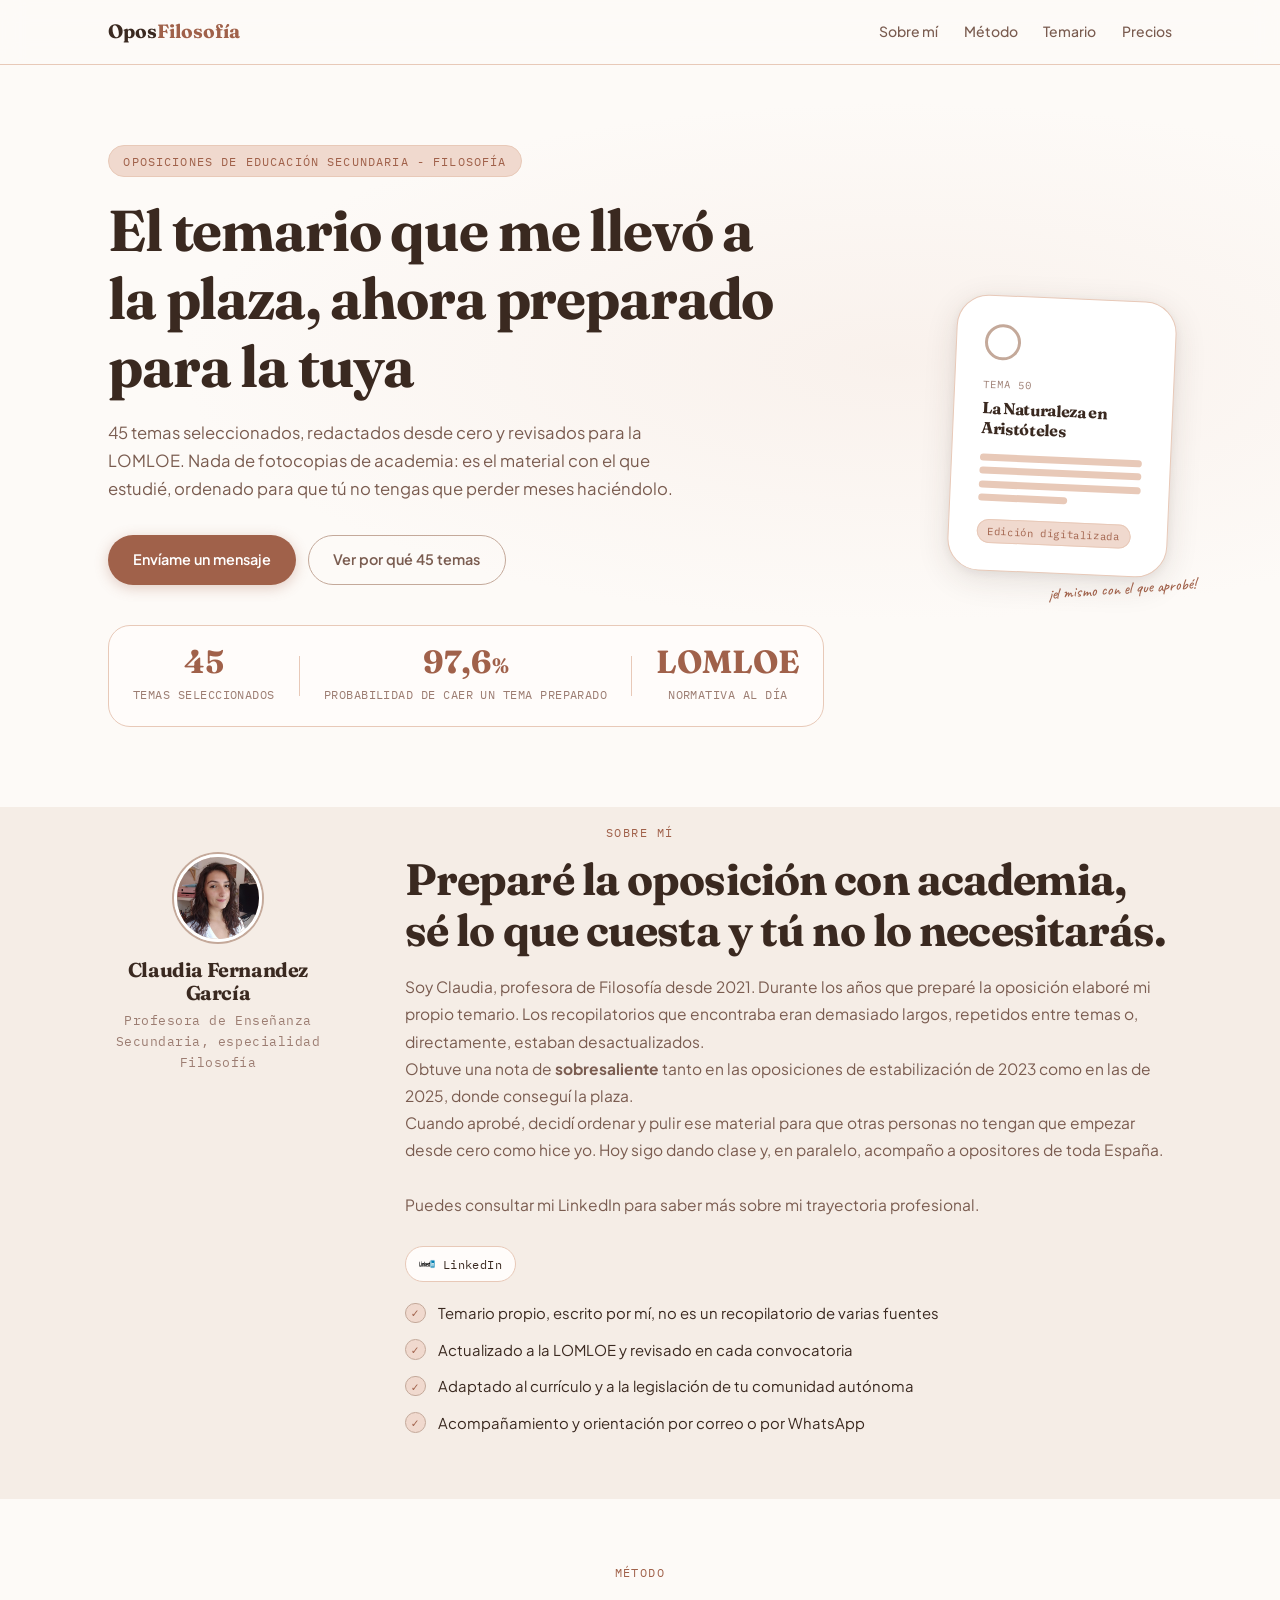
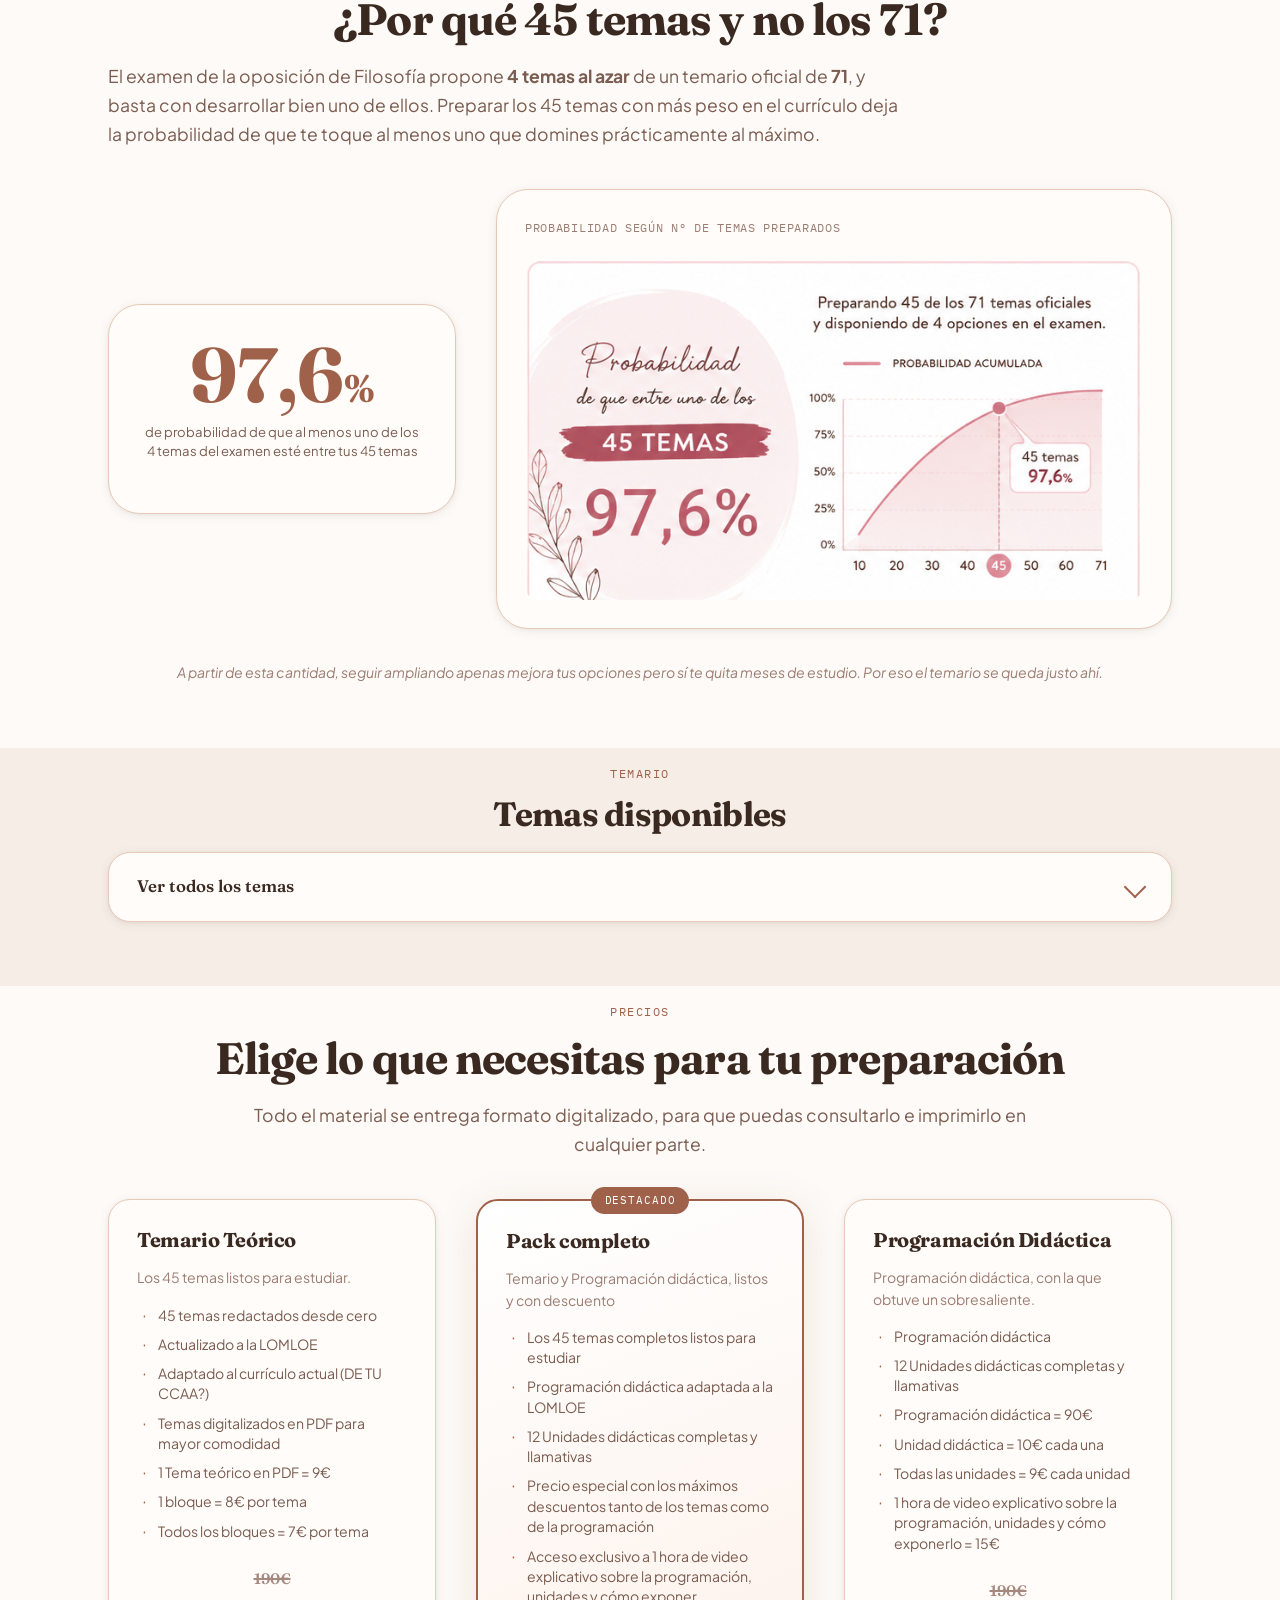
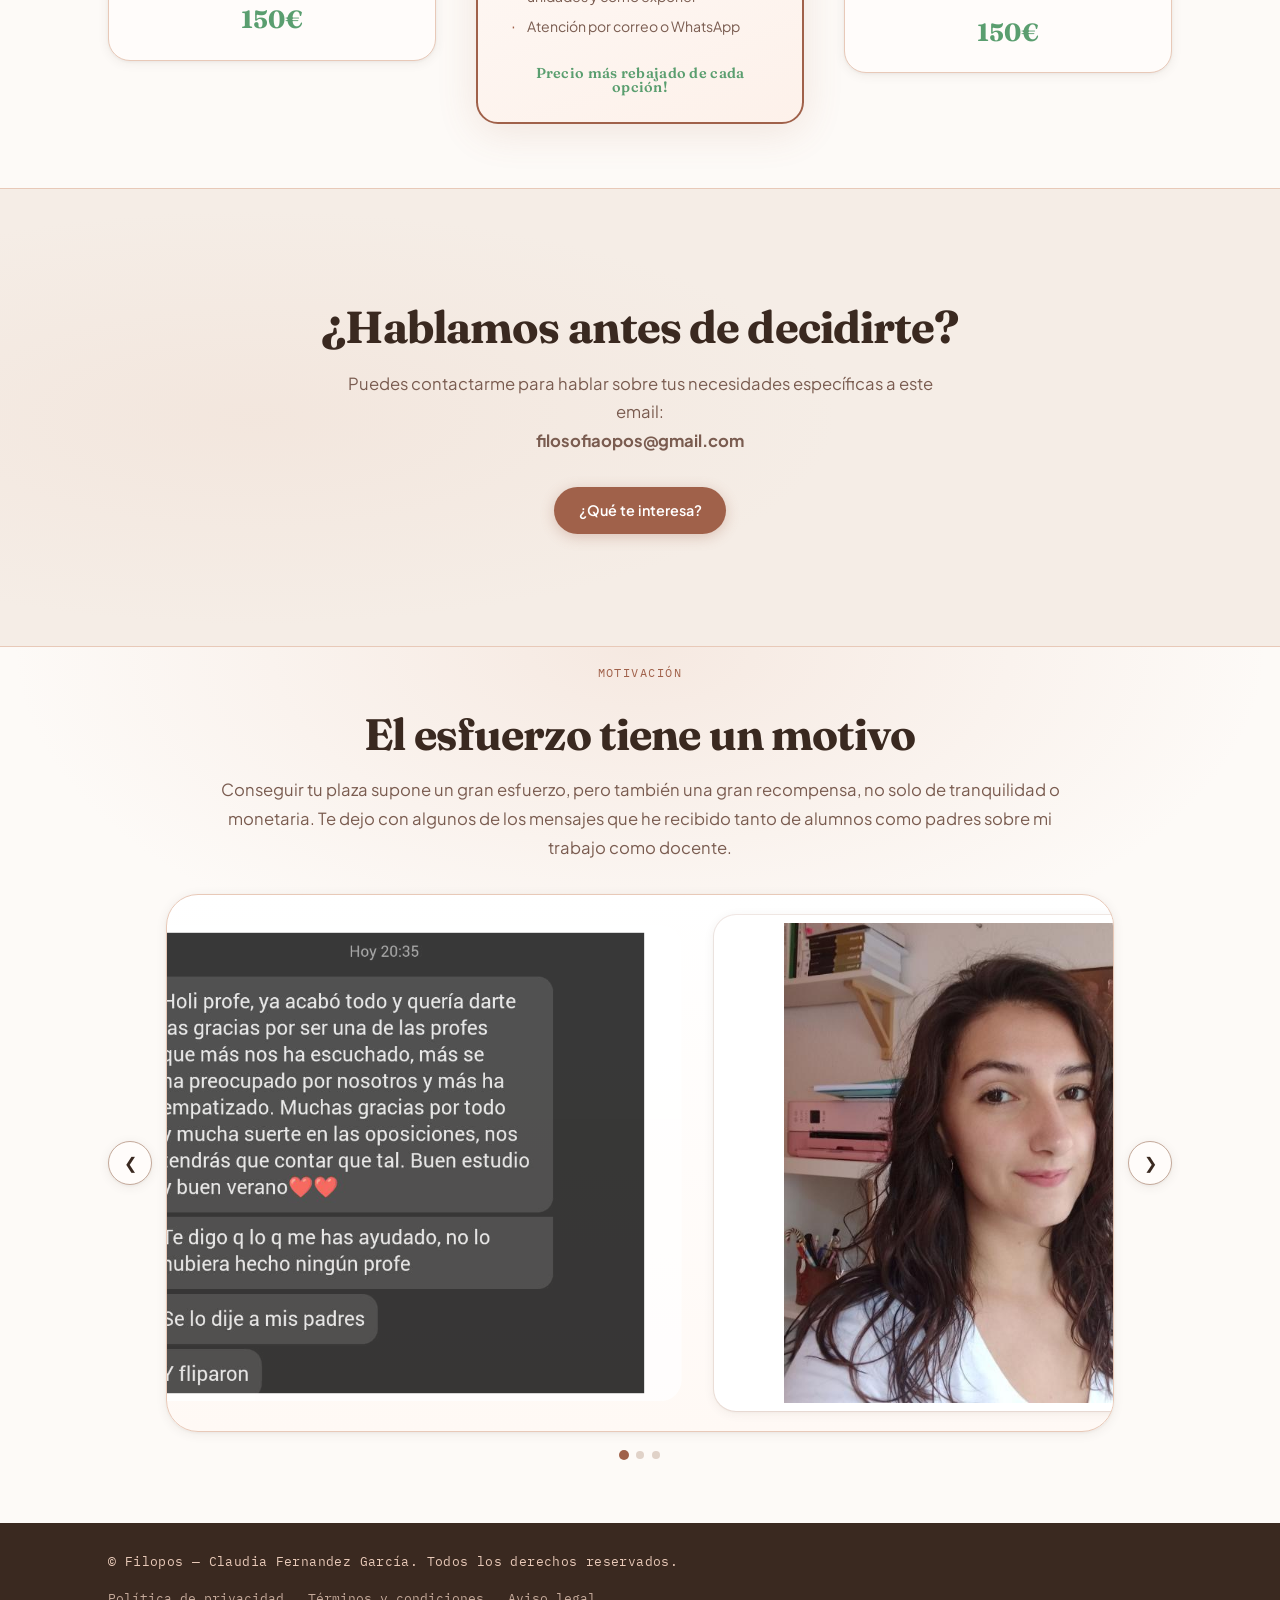
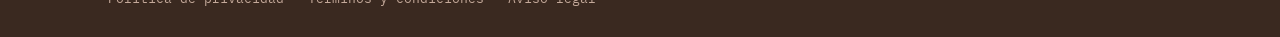
<file: Valenti Opos/index.html>
<!DOCTYPE html>
<html lang="es">
<head>
  <meta charset="UTF-8">
  <meta name="viewport" content="width=device-width, initial-scale=1.0">
  <title>OposFilosofía — Temario de Filosofía para Secundaria</title>
  <link rel="icon" type="image/png" href="assets/phi%20favicon.png">
  <link rel="preconnect" href="https://fonts.googleapis.com">
  <link rel="preconnect" href="https://fonts.gstatic.com" crossorigin>
  <link href="https://fonts.googleapis.com/css2?family=Fraunces:ital,opsz,wght@0,9..144,400;0,9..144,600;0,9..144,700;1,9..144,500&family=Plus+Jakarta+Sans:ital,wght@0,400;0,500;0,600;0,700;1,500&family=IBM+Plex+Mono:wght@400;500;600&family=Caveat:wght@500;700&display=swap" rel="stylesheet">
  <link rel="stylesheet" href="styles.css">
</head>
<body>

  <!-- ===================== NAVBAR ===================== -->
  <header class="navbar">
    <div class="container navbar__inner">
      <a href="#top" class="logo">Opos<span>Filosofía</span></a>

      <input type="checkbox" id="menu-toggle" class="menu-toggle">
      <label for="menu-toggle" class="hamburger" aria-label="Abrir menú">
        <span></span><span></span><span></span>
      </label>

      <nav class="nav-links">
        <a href="#sobre-mi">Sobre mí</a>
        <a href="#metodo">Método</a>
        <a href="#temario">Temario</a>
        <a href="#precios">Precios</a>
      </nav>
    </div>
  </header>

  <main>
    <!-- ===================== HERO ===================== -->
    <section class="hero" id="top">
      <div class="container hero__inner">
        <div class="hero__content">
          <span class="badge">Oposiciones de Educación Secundaria - Filosofía</span>
          <h1 class="hero__title">El temario que me llevó a la plaza, ahora preparado para la tuya</h1>
          <p class="hero__subtitle">
            45 temas seleccionados, redactados desde cero y revisados para la LOMLOE.
            Nada de fotocopias de academia: es el material con el que estudié,
            ordenado para que tú no tengas que perder meses haciéndolo.
          </p>
          <div class="hero__actions">
            <a href="#contacto" class="btn btn--primary">Envíame un mensaje</a>
            <a href="#metodo" class="btn btn--ghost">Ver por qué 45 temas</a>
          </div>

          <div class="stats">
            <div class="stat">
              <span class="stat__value">45</span>
              <span class="stat__label">temas seleccionados</span>
            </div>
            <div class="stat-divider" aria-hidden="true"></div>
            <div class="stat">
              <span class="stat__value">97,6<small>%</small></span>
              <span class="stat__label">Probabilidad de caer un tema preparado</span>
            </div>
            <div class="stat-divider" aria-hidden="true"></div>
            <div class="stat">
              <span class="stat__value">LOMLOE</span>
              <span class="stat__label">normativa al día</span>
            </div>
          </div>
        </div>

        <div class="hero__visual" aria-hidden="true">
          <div class="ficha ficha--hero">
            <div class="ficha__ring"></div>
            <span class="ficha__eyebrow">Tema 50</span>
            <h3 class="ficha__title">La Naturaleza en Aristóteles</h3>
            <p class="ficha__lines">
              <span></span><span></span><span></span><span class="short"></span>
            </p>
            <span class="ficha__tag">Edición digitalizada</span>
          </div>
          <span class="hand-note hand-note--hero">¡el mismo con el que aprobé!</span>
        </div>
      </div>
    </section>

    <!-- ===================== SOBRE MÍ ===================== -->
    <section class="section section--soft section--tight-top" id="sobre-mi">
      
      <p class="eyebrow eyebrow--center">Sobre Mí</p>
      <div class="container about">
        <div class="about__person">
          <div class="avatar">
            <img src="assets/filoclaus.jpg" alt="Claudia Fernandez García">
          </div>
          <h2 class="about__name">Claudia Fernandez García</h2>
          <p class="about__plaza">Profesora de Enseñanza Secundaria, especialidad Filosofía</p>

        </div>

        <div class="about__content">
          <h2 class="section__title">Preparé la oposición con academia, sé lo que cuesta y tú no lo necesitarás.</h2>
          <p class="about__bio">
            Soy Claudia, profesora de Filosofía desde 2021. Durante los años que
            preparé la oposición elaboré mi propio temario. Los recopilatorios
            que encontraba eran demasiado largos, repetidos entre temas o, directamente,
            estaban desactualizados.<br>
            Obtuve una nota de <b>sobresaliente</b> tanto en las oposiciones de estabilización de 2023 
            como en las de 2025, donde conseguí la plaza.<br>
            Cuando aprobé, decidí ordenar y pulir ese material
            para que otras personas no tengan que empezar desde cero como hice yo. 
            Hoy sigo dando clase y, en paralelo, acompaño a opositores de toda España.
          </p>
          <p class="about__bio">Puedes consultar mi LinkedIn para saber más sobre mi trayectoria profesional.</p>
          <a class="about__linkedin" href="https://www.linkedin.com/in/claudiafernandezgarcia/" target="_blank" rel="noopener noreferrer">
            <img src="assets/linkedin%20logo.webp" alt="Logo de LinkedIn">
            <span>LinkedIn</span>
          </a>
          <ul class="checklist">
            <li>
              <span class="check-icon" aria-hidden="true">✓</span>
              Temario propio, escrito por mí, no es un recopilatorio de varias fuentes
            </li>
            <li>
              <span class="check-icon" aria-hidden="true">✓</span>
              Actualizado a la LOMLOE y revisado en cada convocatoria
            </li>
            <li>
              <span class="check-icon" aria-hidden="true">✓</span>
              Adaptado al currículo y a la legislación de tu comunidad autónoma
            </li>
            <li>
              <span class="check-icon" aria-hidden="true">✓</span>
              Acompañamiento y orientación por correo o por WhatsApp
            </li>
          </ul>
        </div>
      </div>
    </section>

    <!-- ===================== MÉTODO / PROBABILIDAD ===================== -->
    <section class="section" id="metodo">
      <div class="container">
        <p class="eyebrow eyebrow--center">Método</p>
        <h2 class="section__title section__title--center">¿Por qué 45 temas y no los 71?</h2>
        <p class="section__lead">
          El examen de la oposición de Filosofía propone <strong>4 temas al azar</strong> de
          un temario oficial de <strong>71</strong>, y basta con desarrollar bien uno de ellos.
          Preparar los 45 temas con más peso en el currículo deja la probabilidad de que te toque al menos uno que domines
          prácticamente al máximo.
        </p>

        <div class="probability">
          <div class="probability__highlight">
            <span class="probability__figure">97,6<small>%</small></span>
            <span class="probability__caption">de probabilidad de que al menos uno de los<br>4 temas del examen esté entre tus 45 temas</span>
          </div>

          <div class="chart-card">
            <p class="chart-card__title">Probabilidad según nº de temas preparados</p>
            <img
              class="method-chart-image"
              src="assets/grafica-45-temas.png"
              alt="Gráfica de probabilidad acumulada para 45 temas preparados"
              loading="lazy">
          </div>
        </div>

        <p class="section__footnote">
          A partir de esta cantidad, seguir ampliando apenas mejora tus opciones
          pero sí te quita meses de estudio. Por eso el temario se queda justo ahí.
        </p>
      </div>
    </section>

    <!-- ===================== TEMARIO ===================== -->
    <section class="section section--soft section--tight-top" id="temario">
      <div class="container">
        <div class="temario-block">
          <p class="eyebrow eyebrow--center">Temario</p>
          <h1 class="section__title section__title--center temario-block__title">Temas disponibles</h1>

          <details class="temario-desplegable">
            <summary class="temario-desplegable__trigger">
              Ver todos los temas
              <span class="temario-desplegable__icon" aria-hidden="true"></span>
            </summary>

            <ol class="temario-lista">

              <li class="tema-bloque">Bloque 1</li>

              <li class="tema tema--si">
                <span class="tema__num">3</span>
                <span class="tema__titulo">La comunicación humana y el lenguaje: lenguaje natural y lenguajes formales.</span>
                <span class="tema__estado" aria-label="Incluido">✓</span>
              </li>
              <li class="tema tema--si">
                <span class="tema__num">4</span>
                <span class="tema__titulo">Sentido y referencia. Teorías del significado.                </span>
                <span class="tema__estado" aria-label="No incluido">✓</span>
              </li>

              <li class="tema-bloque">Bloque 2</li>

              <li class="tema tema--si">
                <span class="tema__num">5</span>
                <span class="tema__titulo">De la lógica clásica a la lógica simbólica.
                </span>
                <span class="tema__estado" aria-label="No incluido">✓</span>
              </li>
              <li class="tema-bloque">Bloque 2</li>
              <li class="tema tema--si">
                <span class="tema__num">11</span>
                <span class="tema__titulo">Conocimiento y lenguaje: el problema de los conceptos universales.</span>
                <span class="tema__estado" aria-label="No incluido">✓</span>
              </li>
              <li class="tema tema--si">
                <span class="tema__num">14</span>
                <span class="tema__titulo">La Metafísica como problema.</span>
                <span class="tema__estado" aria-label="No incluido">✓</span>
              </li>
              <li class="tema tema--si">
                <span class="tema__num">17</span>
                <span class="tema__titulo">Las categorías y los diversos sistemas categoriales.</span>
                <span class="tema__estado" aria-label="No incluido">✓</span>
              </li>
              <li class="tema tema--si">
                <span class="tema__num">18</span>
                <span class="tema__titulo">Los distintos planteamientos en torno al concepto de sustancia. Valoración crítica del prinicpio de causalidad.</span>
                <span class="tema__estado" aria-label="No incluido">✓</span>
              </li>
              <li class="tema tema--si">
                <span class="tema__num">20</span>
                <span class="tema__titulo">El debate histórico en torno a la relación entre la fe y la razón.</span>
                <span class="tema__estado" aria-label="No incluido">✓</span>
              </li>
              <li class="tema tema--si">
                <span class="tema__num">24</span>
                <span class="tema__titulo">La antropología como campo de estudio. Diversas concepciones de la antropología.</span>
                <span class="tema__estado" aria-label="No incluido">✓</span>
              </li>
              <li class="tema tema--si">
                <span class="tema__num">25</span>
                <span class="tema__titulo">La antropogénesis: naturaleza y cultura.</span>
                <span class="tema__estado" aria-label="No incluido">✓</span>
              </li>
              <li class="tema tema--si">
                <span class="tema__num">26</span>
                <span class="tema__titulo">Las distintas concepciones de la Psicología como ciencia.</span>
                <span class="tema__estado" aria-label="No incluido">✓</span>
              </li>
              <li class="tema-bloque">Bloque 4</li>
              <li class="tema tema--si">
                <span class="tema__num">32</span>
                <span class="tema__titulo">Origen y naturaleza en la sociedad.</span>
                <span class="tema__estado" aria-label="No incluido">✓</span>
              </li>
              <li class="tema tema--si">
                <span class="tema__num">41</span>
                <span class="tema__titulo">Eticas materiales y Eticas formales.</span>
                <span class="tema__estado" aria-label="No incluido">✓</span>
              </li>
              <li class="tema tema--si">
                <span class="tema__num">43</span>
                <span class="tema__titulo">Principales problemas éticos en la actividad científica y técnica y en la convivencia social de nuestro tiempo.</span>
                <span class="tema__estado" aria-label="No incluido">✓</span>
              </li>
              <li class="tema-bloque">Bloque 5</li>
              <li class="tema tema--si">
                <span class="tema__num">46</span>
                <span class="tema__titulo">La historia de la filosofía como problema filosófico.</span>
                <span class="tema__estado" aria-label="No incluido">✓</span>
              </li>
              <li class="tema tema--si">
                <span class="tema__num">47</span>
                <span class="tema__titulo">Los modelos de explicación racional en los presocráticos.</span>
                <span class="tema__estado" aria-label="No incluido">✓</span>
              </li>
              <li class="tema tema--si">
                <span class="tema__num">48</span>
                <span class="tema__titulo">El debate ético-político en Sócrates y los sofistas.</span>
                <span class="tema__estado" aria-label="No incluido">✓</span>
              </li>
              <li class="tema tema--si">
                <span class="tema__num">49</span>
                <span class="tema__titulo">La justicia en la Polis como objetivo de la filosofía de Platón.</span>
                <span class="tema__estado" aria-label="No incluido">✓</span>
              </li>
              <li class="tema tema--si">
                <span class="tema__num">50</span>
                <span class="tema__titulo">La Naturaleza en Aristóteles.</span>
                <span class="tema__estado" aria-label="No incluido">✓</span>
              </li>
              <li class="tema tema--si">
                <span class="tema__num">51</span>
                <span class="tema__titulo">El desarrollo de la ciencia en el pensamiento helenístico.</span>
                <span class="tema__estado" aria-label="No incluido">✓</span>
              </li>
              <li class="tema tema--si">
                <span class="tema__num">52</span>
                <span class="tema__titulo">La síntesis escolástica de Santo Tomás de Aquino.</span>
                <span class="tema__estado" aria-label="No incluido">✓</span>
              </li>
              <li class="tema tema--si">
                <span class="tema__num">53</span>
                <span class="tema__titulo">El nominalismo y la ciencia del siglo XIV.</span>
                <span class="tema__estado" aria-label="No incluido">✓</span>
              </li>
              <li class="tema tema--si">
                <span class="tema__num">54</span>
                <span class="tema__titulo">La revolución científica. Galileo y Newton.</span>
                <span class="tema__estado" aria-label="No incluido">✓</span>
              </li>
              <li class="tema tema--si">
                <span class="tema__num">55</span>
                <span class="tema__titulo">El método cartesiano.</span>
                <span class="tema__estado" aria-label="No incluido">✓</span>
              </li>
              <li class="tema tema--si">
                <span class="tema__num">56</span>
                <span class="tema__titulo">El sujeto ético-político en Spinoza.</span>
                <span class="tema__estado" aria-label="No incluido">✓</span>
              </li>
              <li class="tema tema--si">
                <span class="tema__num">57</span>
                <span class="tema__titulo">Ciencia y conocimiento en Leibniz.</span>
                <span class="tema__estado" aria-label="No incluido">✓</span>
              </li>
              <li class="tema tema--si">
                <span class="tema__num">58</span>
                <span class="tema__titulo">El empirismo y las ciencias morales: Locke y Hume.</span>
                <span class="tema__estado" aria-label="No incluido">✓</span>
              </li>
              <li class="tema tema--si">
                <span class="tema__num">59</span>
                <span class="tema__titulo">El uso teórico de la razón en Kant.</span>
                <span class="tema__estado" aria-label="No incluido">✓</span>
              </li>
              <li class="tema tema--si">
                <span class="tema__num">60</span>
                <span class="tema__titulo">El uso práctico de la razón en Kant.</span>
                <span class="tema__estado" aria-label="No incluido">✓</span>
              </li>
              <li class="tema-bloque">Bloque 6</li>
              <li class="tema tema--si">
                <span class="tema__num">61</span>
                <span class="tema__titulo">La filosofía de Hegel: sujeto, sistema y estado.</span>
                <span class="tema__estado" aria-label="No incluido">✓</span>
              </li>
              <li class="tema tema--si">
                <span class="tema__num">62</span>
                <span class="tema__titulo">El positivismo y el avance científico del siglo XIX.</span>
                <span class="tema__estado" aria-label="No incluido">✓</span>
              </li>
              <li class="tema tema--si">
                <span class="tema__num">63</span>
                <span class="tema__titulo">La crítica de Marx al capitalismo y su influjo en la historia del pensamiento occidental.</span>
                <span class="tema__estado" aria-label="No incluido">✓</span>
              </li>
              <li class="tema tema--si">
                <span class="tema__num">64</span>
                <span class="tema__titulo">Nietzche y la crisis de la cultura occidental.</span>
                <span class="tema__estado" aria-label="No incluido">✓</span>
              </li>
              <li class="tema tema--si">
                <span class="tema__num">65</span>
                <span class="tema__titulo">La fenomenología de E. Husserl.</span>
                <span class="tema__estado" aria-label="No incluido">✓</span>
              </li>
              <li class="tema tema--si">
                <span class="tema__num">66</span>
                <span class="tema__titulo">Freud: el psicoanálisis como crítica de la cultura occidental.</span>
                <span class="tema__estado" aria-label="No incluido">✓</span>
              </li>
              <li class="tema tema--si">
                <span class="tema__num">67</span>
                <span class="tema__titulo">El problema del ser en Heidegger y en las filosofías de la existencia.</span>
                <span class="tema__estado" aria-label="No incluido">✓</span>
              </li>
              <li class="tema tema--si">
                <span class="tema__num">68</span>
                <span class="tema__titulo">L. Wittgenstein y B. Russell: la corriente analítica de la filosofía.</span>
                <span class="tema__estado" aria-label="No incluido">✓</span>
              </li>
              <li class="tema tema--si">
                <span class="tema__num">69</span>
                <span class="tema__titulo">Razón y sociedad en la escuela de Frankfurt y en K.R. Popper.</span>
                <span class="tema__estado" aria-label="No incluido">✓</span>
              </li>
              <li class="tema tema--si">
                <span class="tema__num">70</span>
                <span class="tema__titulo">Ortega y Gasset y la filosofía del exilio español.</span>
                <span class="tema__estado" aria-label="No incluido">✓</span>
              </li>
              <li class="tema tema--si">
                <span class="tema__num">71</span>
                <span class="tema__titulo">La filosofía de "fin de siglo": hermenéutica y postmodernidad.</span>
                <span class="tema__estado" aria-label="No incluido">✓</span>
              </li>

            </ol>
          </details>
        </div>
      </div>
    </section>

    <!-- ===================== TESTIMONIOS ===================== 
    <section class="section" id="testimonios">
      <div class="container">
        <p class="eyebrow eyebrow--center">Testimonios</p>
        <h2 class="section__title section__title--center">Lo que cuentan quienes ya lo usaron</h2>

        <div class="cards cards--3">
          <article class="card testimonial">
            <div class="stars" aria-label="5 de 5 estrellas">★★★★★</div>
            <p class="testimonial__text">
              "Llegué a Claudia a seis meses del examen, agobiada con un temario interminable.
              Con sus 45 temas dejé de dar vueltas y me centré en estudiar de verdad.
              Cayeron dos de mis temas favoritos."
            </p>
            <div class="testimonial__author">
              <strong>Carmen R.</strong>
              <span>Andalucía · 2023</span>
            </div>
          </article>

          <article class="card testimonial">
            <div class="stars" aria-label="5 de 4 estrellas">★★★★</div>
            <p class="testimonial__text">
              "Lo que más valoro es que está todo escrito con el mismo criterio,
              sin notar que viene de mil fuentes distintas. Se nota que lo ha
              redactado una persona que entiende el temario, no que lo ha recortado."
            </p>
            <div class="testimonial__author">
              <strong>Pablo G.</strong>
              <span>Comunidad de Madrid · 2022</span>
            </div>
          </article>

          <article class="card testimonial">
            <div class="stars" aria-label="5 de 5 estrellas">★★★★★</div>
            <p class="testimonial__text">
              "Le escribí dos veces por WhatsApp con dudas sobre cómo adaptar un
              tema a mi comunidad y me respondió ella misma, con calma y
              explicándomelo bien. Eso no lo encuentras en una academia."
            </p>
            <div class="testimonial__author">
              <strong>Laura M.</strong>
              <span>Cataluña · 2024</span>
            </div>
          </article>
        </div>
      </div>
    </section>
    -->
    <!-- ===================== PRECIOS ===================== -->
    <section class="section section--tight-top" id="precios">
      <div class="container">
        <p class="eyebrow eyebrow--center">Precios</p>
        <h2 class="section__title section__title--center">Elige lo que necesitas para tu preparación</h2>
        <p class="section__lead section__lead--center">
          Todo el material se entrega formato digitalizado, para que puedas
          consultarlo e imprimirlo en cualquier parte.<br>
        </p>
        <div class="cards cards--3 cards--pricing">
          <article class="card pricing">
            <h3 class="pricing__name">Temario Teórico</h3>
            
            <p class="pricing__desc">Los 45 temas listos para estudiar.</p>
            <ul class="pricing__features">
              <li>45 temas redactados desde cero</li>
              <li>Actualizado a la LOMLOE</li>
              <li>Adaptado al currículo actual (DE TU CCAA?)</li>
              <li>Temas digitalizados en PDF para mayor comodidad</li>
              <li>1 Tema teórico en PDF = 9€</li>
              <li>1 bloque = 8€ por tema</li>
              <li>Todos los bloques = 7€ por tema</li>
            </ul>
            
            <p class="pricing__price pricing__price--old">190€</p>
            <p class="pricing__price pricing__price--new">150€</p>
          </article>

          <article class="card pricing pricing--featured">
            <span class="pricing__badge">Destacado</span>
            <h3 class="pricing__name">Pack completo</h3>
            <p class="pricing__desc">Temario y Programación didáctica, listos y con descuento</p>
            <ul class="pricing__features">
              <li>Los 45 temas completos listos para estudiar</li>
              <li>Programación didáctica adaptada a la LOMLOE</li>
              <li>12 Unidades didácticas completas y  llamativas</li>
              <li>Precio especial con los máximos descuentos tanto de los temas como de la programación</li>
              <li>Acceso exclusivo a 1 hora de video explicativo sobre la programación, unidades y cómo exponer</li>
              <li>Atención por correo o WhatsApp</li>
            </ul>
            <p class="pricing__price pricing__price--destacado">Precio más rebajado de cada opción!</p>
          </article>

          <article class="card pricing">
            <h3 class="pricing__name">Programación Didáctica</h3>
            <p class="pricing__desc">Programación didáctica, con la que obtuve un sobresaliente.</p>
            <ul class="pricing__features">
              <li>Programación didáctica</li>
              <li>12 Unidades didácticas completas y  llamativas</li>
              <li>Programación didáctica = 90€</li>
              <li>Unidad didáctica = 10€ cada una</li>
              <li>Todas las unidades = 9€ cada unidad</li>
              <li>1 hora de video explicativo sobre la programación, unidades y cómo exponerlo = 15€</li>
            </ul>
            <p class="pricing__price pricing__price--old">190€</p>
            <p class="pricing__price pricing__price--new">150€</p>
            
          </article>

        </div>
      </div>
    </section>

    <!-- ===================== CTA FINAL ===================== -->
    <section class="cta-final" id="contacto">
      <div class="container cta-final__inner">
        <h2 class="cta-final__title">¿Hablamos antes de decidirte?</h2>
        <p class="cta-final__text">
          Puedes contactarme para hablar sobre tus necesidades específicas a este email:<br><b>filosofiaopos@gmail.com</b>
        </p>

        <!-- Botón que abre el modal -->
<label for="modal-toggle" class="btn btn--primary">¿Qué te interesa?</label>

<!-- Checkbox oculto -->
<input type="checkbox" id="modal-toggle" class="modal-toggle">

<!-- Overlay + Modal -->
<div class="modal-overlay">
  <label for="modal-toggle" class="modal-overlay__bg"></label>
  <div class="modal">
    <label for="modal-toggle" class="modal__close" aria-label="Cerrar">✕</label>

    <!-- Estado normal: formulario -->
    <div class="modal-form-wrap" id="modal-form-wrap">
      <h2 class="modal__title">Empieza tu camino hacia la plaza</h2>
      <p class="modal__subtitle">Rellena el formulario y te respondo por email (revisa Spam!).</p>

      <form
        id="contacto-form"
        action="https://api.web3forms.com/submit"
        method="POST"
        class="modal-form"
      >
        <div class="form-group">
          <label for="f-nombre">Nombre</label>

          <input type="text" id="f-nombre" name="nombre" placeholder="Tu nombre" required>
        </div>

        <div class="form-group">
          <label for="f-email">Email</label>
          <input type="email" id="f-email" name="email" placeholder="tucorreo@ejemplo.com" required>
        </div>

        <div class="form-group">
          <label for="f-comunidad">Comunidad Autónoma</label>
          <select id="f-comunidad" name="comunidad" required>
            <option value="" disabled selected>Selecciona tu comunidad</option>
            <option>Andalucía</option>
            <option>Aragón</option>
            <option>Asturias</option>
            <option>Canarias</option>
            <option>Cantabria</option>
            <option>Castilla-La Mancha</option>
            <option>Castilla y León</option>
            <option>Cataluña</option>
            <option>Extremadura</option>
            <option>Galicia</option>
            <option>Islas Baleares</option>
            <option>La Rioja</option>
            <option>Madrid</option>
            <option>Murcia</option>
            <option>Navarra</option>
            <option>País Vasco</option>
            <option>Valencia</option>
          </select>
        </div>

        <div class="form-group">
          <label for="f-interes">Me interesa</label>
          <select id="f-interes" name="producto" required>
            <option value="" disabled selected>¿Qué necesitas?</option>
            <option value="Temario solo (120€)">Temario solo — 120€</option>
            <option value="Pack completo (210€)">Pack completo — 210€</option>
            <option value="Solo programación (100€)">Solo programación — 100€</option>
          </select>
        </div>

        <!-- Campo oculto: Formspree usa esto como asunto del email que recibes -->
        <input type="hidden" name="access_key" value="316674b7-7df1-4888-a75e-f0556bceaf0a">
        <!-- Evita que Formspree redirija a su propia página de gracias -->
        <input type="hidden" name="subject" value="Nueva solicitud — OposFilosofía">


        <button type="submit" class="btn btn--primary btn--full" id="btn-submit">
          Enviar solicitud
        </button>
      </form>
    </div>

    <!-- Estado tras envío: confirmación -->
    <div class="modal-confirm" id="modal-confirm" style="display:none;">
      <div class="modal-confirm__icon">✓</div>
      <h2 class="modal__title">¡Mensaje enviado!</h2>
      <p class="modal__subtitle">
        Te respondo por correo con toda la información sobre tu selección (revisa Spam!).
      </p>
      <label for="modal-toggle" class="btn btn--primary btn--full" style="margin-top:1rem;">
        Cerrar
      </label>
    </div>

  </div>
</div>
    </section>
    <!-- ===================== MOTIVACIÓN ===================== -->
    <section class="section section--soft section--tight-top motivation" id="motivacion">
      <div class="container motivation__inner">
        <div class="motivation__copy">
          <p class="eyebrow eyebrow--center">Motivación</p>
          <h2 class="section__title section__title--center">El esfuerzo tiene un motivo</h2>
          <p class="motivation__text">
            Conseguir tu plaza supone un gran esfuerzo, pero también una gran recompensa, no solo de tranquilidad o monetaria.
            Te dejo con algunos de los mensajes que he recibido tanto de alumnos como padres sobre mi trabajo como docente.
          </p>
        </div>

        <div class="motivation-carousel" aria-label="Carrusel de opiniones recibidas">
          <button type="button" class="motivation-carousel__button motivation-carousel__button--prev" id="carousel-prev" aria-label="Imagen anterior">&#10094;</button>

          <div class="motivation-carousel__viewport" id="carousel-viewport">
            <div class="motivation-carousel__track" id="carousel-track">
              <figure class="motivation-carousel__item" data-index="0">
                <img src="assets/filoclaus.jpg" alt="Mensaje de WhatsApp con opinión sobre el trabajo docente">
              </figure>
              <figure class="motivation-carousel__item" data-index="1">
                <img src="assets/precios miguel opos.jpg" alt="Publicación de Facebook con opinión sobre el trabajo docente">
              </figure>
              <figure class="motivation-carousel__item" data-index="2">
                <img src="assets/wasap clau opinion.png" alt="Mensaje de WhatsApp con opinión sobre el trabajo docente">
              </figure>
            </div>
          </div>

          <button type="button" class="motivation-carousel__button motivation-carousel__button--next" id="carousel-next" aria-label="Imagen siguiente">&#10095;</button>

          <div class="motivation-carousel__dots" id="carousel-dots">
            <button class="motivation-carousel__dot motivation-carousel__dot--active" data-slide="0" aria-label="Ir a imagen 1"></button>
            <button class="motivation-carousel__dot" data-slide="1" aria-label="Ir a imagen 2"></button>
            <button class="motivation-carousel__dot" data-slide="2" aria-label="Ir a imagen 3"></button>
          </div>
        </div>
      </div>
    </section>

  </main>

  <!-- ===================== FOOTER ===================== -->
  <footer class="footer">
    <div class="container footer__inner">
      <p>&copy; Filopos — Claudia Fernandez García. Todos los derechos reservados.</p>
      <div class="footer__links">
        <a href="#">Política de privacidad</a>
        <a href="#">Términos y condiciones</a>
        <a href="#">Aviso legal</a>
      </div>
    </div>
  </footer>


  <!-- ===================== SCRIPTS ===================== -->
  <script>
    const form = document.getElementById('contacto-form');
    const formWrap = document.getElementById('modal-form-wrap');
    const confirm = document.getElementById('modal-confirm');
    const btnSubmit = document.getElementById('btn-submit');
  
    form.addEventListener('submit', async function(e) {
      e.preventDefault();
  
      btnSubmit.textContent = 'Enviando...';
      btnSubmit.disabled = true;
  
      const data = new FormData(form);
  
      try {
        const response = await fetch(form.action, {
          method: 'POST',
          body: data,
          headers: { 'Accept': 'application/json' }
        });
  
        if (response.ok) {
          // Muestra confirmación, oculta formulario
          formWrap.style.display = 'none';
          confirm.style.display = 'block';
          form.reset();
        } else {
          btnSubmit.textContent = 'Error al enviar. Inténtalo de nuevo.';
          btnSubmit.disabled = false;
        }
      } catch {
        btnSubmit.textContent = 'Error de conexión. Inténtalo de nuevo.';
        btnSubmit.disabled = false;
      }
    });
  
    // Al cerrar el modal, vuelve a mostrar el formulario
    document.getElementById('modal-toggle').addEventListener('change', function() {
      if (!this.checked) {
        setTimeout(() => {
          formWrap.style.display = 'block';
          confirm.style.display = 'none';
          btnSubmit.textContent = 'Enviar solicitud';
          btnSubmit.disabled = false;
        }, 300);
      }
    });
  </script>
  <script>
    (function () {
      const track = document.getElementById('carousel-track');
      const viewport = document.getElementById('carousel-viewport');
      const prevBtn = document.getElementById('carousel-prev');
      const nextBtn = document.getElementById('carousel-next');
      const dotsContainer = document.getElementById('carousel-dots');

      if (!track || !viewport || !prevBtn || !nextBtn) return;

      const realItems = Array.from(track.querySelectorAll('.motivation-carousel__item'));
      const total = realItems.length;
      if (!total) return;

      const firstClone = realItems[0].cloneNode(true);
      const lastClone = realItems[total - 1].cloneNode(true);
      firstClone.classList.add('motivation-carousel__item--clone');
      lastClone.classList.add('motivation-carousel__item--clone');
      firstClone.setAttribute('aria-hidden', 'true');
      lastClone.setAttribute('aria-hidden', 'true');

      track.insertBefore(lastClone, realItems[0]);
      track.appendChild(firstClone);

      const items = Array.from(track.querySelectorAll('.motivation-carousel__item'));
      let current = 1;
      let autoTimer = null;
      let resetTimer = null;

      function logicalIndex(physicalIndex) {
        if (physicalIndex <= 0) return total - 1;
        if (physicalIndex >= total + 1) return 0;
        return physicalIndex - 1;
      }

      function scrollToItem(physicalIndex, smooth) {
        const item = items[physicalIndex];
        const offset = item.offsetLeft;
        const centeredLeft = offset - ((viewport.clientWidth - item.offsetWidth) / 2);
        viewport.scrollTo({ left: centeredLeft, behavior: smooth === false ? 'auto' : 'smooth' });
      }

      function markState() {
        const activeLogical = logicalIndex(current);
        items.forEach((item, i) => {
          const logical = logicalIndex(i);
          item.classList.toggle('motivation-carousel__item--active', i === current);
          item.classList.toggle('motivation-carousel__item--adjacent', logical === (activeLogical - 1 + total) % total || logical === (activeLogical + 1) % total);
        });

        if (dotsContainer) {
          Array.from(dotsContainer.querySelectorAll('.motivation-carousel__dot')).forEach((d, i) => {
            d.classList.toggle('motivation-carousel__dot--active', i === activeLogical);
          });
        }
      }

      function settleEdge(targetPhysical) {
        if (resetTimer) {
          clearTimeout(resetTimer);
          resetTimer = null;
        }

        if (targetPhysical === 0) {
          resetTimer = setTimeout(() => {
            current = total;
            scrollToItem(current, false);
            markState();
          }, 620);
        } else if (targetPhysical === total + 1) {
          resetTimer = setTimeout(() => {
            current = 1;
            scrollToItem(current, false);
            markState();
          }, 620);
        }
      }

      function goTo(targetPhysical, smooth) {
        current = targetPhysical;
        scrollToItem(current, smooth);
        markState();
        settleEdge(current);
      }

      function startAuto() {
        stopAuto();
        autoTimer = setInterval(() => goTo(current + 1), 6500);
      }

      function stopAuto() {
        if (autoTimer) { clearInterval(autoTimer); autoTimer = null; }
      }

      prevBtn.addEventListener('click', () => { goTo(current - 1, true); stopAuto(); startAuto(); });
      nextBtn.addEventListener('click', () => { goTo(current + 1, true); stopAuto(); startAuto(); });

      if (dotsContainer) {
        dotsContainer.querySelectorAll('.motivation-carousel__dot').forEach((dot, i) => {
          dot.addEventListener('click', () => { goTo(i + 1, true); stopAuto(); startAuto(); });
        });
      }

      // Pausa al pasar el ratón
      viewport.addEventListener('mouseenter', stopAuto);
      viewport.addEventListener('mouseleave', startAuto);

      goTo(1, false);
      startAuto();
    })();
  </script>
</body>
</html>
</file>
<file: Valenti Opos/styles.css>
/* =====================================================
   OposFilosofía — Hoja de estilos
   Paleta: blanco cálido · rosa melocotón · marrón
   ===================================================== */

/* ── TOKENS ── */
:root {
  --clr-bg:        #FDFAF7;
  --clr-bg-soft:   #F5EDE6;
  --clr-bg-card:   #FFFCFA;
  --clr-rose:      #E8C9B8;
  --clr-rose-mid:  #C4A99A;
  --clr-brown:     #7A5C50;
  --clr-brown-dk:  #3A2920;
  --clr-text:      #2E1F18;
  --clr-muted:     #9C7D72;
  --clr-accent:    #A0614A;   /* marrón-bermellón, único toque de color vivo */
  --clr-accent-lt: #F0D9CE;

  --ff-display: 'Fraunces', Georgia, serif;
  --ff-body:    'Plus Jakarta Sans', system-ui, sans-serif;
  --ff-hand:    'Caveat', cursive;
  --ff-mono:    'IBM Plex Mono', monospace;

  --radius-sm:  6px;
  --radius-md:  14px;
  --radius-lg:  22px;
  --radius-xl:  32px;

  --shadow-card: 0 2px 12px rgba(58,41,32,.07), 0 1px 3px rgba(58,41,32,.05);
  --shadow-lift: 0 8px 32px rgba(58,41,32,.12), 0 2px 8px rgba(58,41,32,.06);

  --max-w: 1160px;
  --gap:   clamp(1.5rem, 4vw, 2.5rem);
}

/* ── RESET ── */
*, *::before, *::after { box-sizing: border-box; margin: 0; padding: 0; }
html { scroll-behavior: smooth; -webkit-text-size-adjust: 100%; }
body {
  font-family: var(--ff-body);
  background: var(--clr-bg);
  color: var(--clr-text);
  font-size: clamp(15px, 1.1vw, 17px);
  line-height: 1.65;
  -webkit-font-smoothing: antialiased;
}
img, svg { display: block; max-width: 100%; }
a { color: inherit; text-decoration: none; }
ul { list-style: none; }

/* ── UTIL ── */
.container {
  width: min(var(--max-w), 100%);
  margin-inline: auto;
  padding-inline: clamp(1.25rem, 5vw, 3rem);
}

/* ── TIPOGRAFÍA ── */
h1, h2, h3, .hero__title {
  font-family: var(--ff-display);
  font-weight: 700;
  line-height: 1.18;
  color: var(--clr-brown-dk);
  letter-spacing: -.02em;
}
.section__title       { font-size: clamp(1.75rem, 3.5vw, 2.75rem); }
.section__title--center { text-align: center; }

.eyebrow {
  font-family: var(--ff-mono);
  font-size: .72rem;
  letter-spacing: .13em;
  text-transform: uppercase;
  color: var(--clr-accent);
  display: block;
  margin-bottom: .75rem;
}
.eyebrow--center { text-align: center; }

.section__lead {
  font-size: clamp(.95rem, 1.4vw, 1.1rem);
  color: var(--clr-brown);
  max-width: 62ch;
  margin-top: 1rem;
}
.section__lead--center { margin-inline: auto; text-align: center; }
.section__footnote {
  text-align: center;
  font-size: .88rem;
  color: var(--clr-muted);
  margin-top: 2rem;
  font-style: italic;
}

/* ── BOTONES ── */
.btn {
  display: inline-flex;
  align-items: center;
  gap: .55rem;
  font-family: var(--ff-body);
  font-size: .9rem;
  font-weight: 600;
  padding: .73rem 1.55rem;
  border-radius: 100px;
  cursor: pointer;
  border: none;
  transition: transform .18s, box-shadow .18s, background .18s;
  white-space: nowrap;
}
.btn:hover  { transform: translateY(-1px); }
.btn:active { transform: translateY(0); }

.btn--primary {
  background: var(--clr-accent);
  color: #fff;
  box-shadow: 0 3px 14px rgba(160,97,74,.3);
}
.btn--primary:hover { background: var(--clr-brown); box-shadow: 0 5px 20px rgba(122,92,80,.35); }

.btn--ghost {
  background: transparent;
  color: var(--clr-brown);
  border: 1.5px solid var(--clr-rose-mid);
}
.btn--ghost:hover { background: var(--clr-bg-soft); border-color: var(--clr-brown); }

.btn--small  { font-size: .8rem; padding: .5rem 1.1rem; }
.btn--full   { width: 100%; justify-content: center; }

.icon { width: 1.15rem; height: 1.15rem; flex-shrink: 0; }

/* ── BADGE ── */
.badge {
  display: inline-block;
  font-family: var(--ff-mono);
  font-size: .72rem;
  letter-spacing: .1em;
  text-transform: uppercase;
  color: var(--clr-accent);
  background: var(--clr-accent-lt);
  border: 1px solid var(--clr-rose);
  border-radius: 100px;
  padding: .35rem .9rem;
  margin-bottom: 1.25rem;
}

/* ── SECCIONES ── */
.section       { padding-block: 4rem; }
.section--soft { background: var(--clr-bg-soft); }
.section--tight-top { padding-top: 1rem; }

/* ─────────────────────────────────
   NAVBAR
───────────────────────────────── */
.navbar {
  position: sticky;
  top: 0;
  z-index: 100;
  background: rgba(253,250,247,.88);
  backdrop-filter: blur(12px);
  -webkit-backdrop-filter: blur(12px);
  border-bottom: 1px solid var(--clr-rose);
}
.navbar__inner {
  display: flex;
  align-items: center;
  gap: 2rem;
  height: 64px;
}
.logo {
  font-family: var(--ff-display);
  font-weight: 700;
  font-size: 1.2rem;
  color: var(--clr-brown-dk);
  flex-shrink: 0;
}
.logo span { color: var(--clr-accent); }

.nav-links {
  display: flex;
  align-items: center;
  gap: clamp(.75rem, 2vw, 2rem);
  margin-left: auto;
}
.nav-links a {
  font-size: .875rem;
  font-weight: 500;
  color: var(--clr-brown);
  transition: color .15s;
}
.nav-links a:hover { color: var(--clr-accent); }

/* hamburger — oculto en escritorio */
.menu-toggle { display: none; }
.hamburger   { display: none; }

/* ─────────────────────────────────
   HERO
───────────────────────────────── */
.hero {
  padding-block: 5rem 5rem;
  /* sutil textura de papel */
  background:
    radial-gradient(ellipse 80% 50% at 70% 40%, #EED9CE44 0%, transparent 70%),
    var(--clr-bg);
}
.hero__inner {
  display: grid;
  grid-template-columns: 1fr auto;
  gap: var(--gap) clamp(2rem, 5vw, 5rem);
  align-items: center;
}
.hero__title {
  font-size: clamp(2.1rem, 4.5vw, 3.6rem);
  max-width: 18ch;
  margin-bottom: 1.1rem;
}
.hero__subtitle {
  font-size: clamp(.95rem, 1.3vw, 1.1rem);
  color: var(--clr-brown);
  max-width: 50ch;
  margin-bottom: 2rem;
  line-height: 1.7;
}
.hero__actions {
  display: flex;
  flex-wrap: wrap;
  gap: .75rem;
  margin-bottom: 2.5rem;
}

/* stats */
.stats {
  display: flex;
  align-items: center;
  gap: 1.5rem;
  flex-wrap: wrap;
  padding: 1.25rem 1.5rem;
  background: var(--clr-bg-card);
  border: 1px solid var(--clr-rose);
  border-radius: var(--radius-lg);
  width: fit-content;
}
.stat { text-align: center; }
.stat__value {
  display: block;
  font-family: var(--ff-display);
  font-size: clamp(1.4rem, 2.5vw, 2rem);
  font-weight: 700;
  color: var(--clr-accent);
  line-height: 1;
  margin-bottom: .2rem;
}
.stat__value small { font-size: .65em; }
.stat__label {
  font-size: .72rem;
  color: var(--clr-muted);
  font-family: var(--ff-mono);
  letter-spacing: .04em;
  text-transform: uppercase;
}
.stat-divider {
  width: 1px;
  height: 2.5rem;
  background: var(--clr-rose);
}

/* ficha decorativa */
.hero__visual {
  position: relative;
  flex-shrink: 0;
}
.ficha {
  background: #fff;
  border: 1px solid var(--clr-rose);
  border-radius: var(--radius-xl);
  padding: 1.75rem;
  width: 220px;
  box-shadow: var(--shadow-lift);
  position: relative;
}
.ficha--hero { transform: rotate(2.5deg); }
.ficha__ring {
  width: 36px;
  height: 36px;
  border: 3px solid var(--clr-rose-mid);
  border-radius: 50%;
  margin-bottom: 1rem;
}
.ficha__eyebrow {
  font-family: var(--ff-mono);
  font-size: .65rem;
  letter-spacing: .1em;
  text-transform: uppercase;
  color: var(--clr-muted);
  display: block;
  margin-bottom: .3rem;
}
.ficha__title {
  font-family: var(--ff-display);
  font-size: 1rem;
  font-weight: 700;
  color: var(--clr-brown-dk);
  margin-bottom: 1rem;
  line-height: 1.25;
}
.ficha__lines {
  display: flex;
  flex-direction: column;
  gap: .4rem;
  margin-bottom: 1rem;
}
.ficha__lines span {
  display: block;
  height: 7px;
  background: var(--clr-rose);
  border-radius: 4px;
}
.ficha__lines span.short { width: 55%; }
.ficha__tag {
  font-family: var(--ff-mono);
  font-size: .65rem;
  letter-spacing: .06em;
  color: var(--clr-accent);
  background: var(--clr-accent-lt);
  padding: .25rem .6rem;
  border-radius: 100px;
  border: 1px solid var(--clr-rose);
}

/* nota manuscrita */
.hand-note {
  font-family: var(--ff-hand);
  font-size: 1rem;
  color: var(--clr-accent);
  font-weight: 500;
  position: absolute;
  white-space: nowrap;
}
.hand-note--hero {
  bottom: -1.8rem;
  right: -1.5rem;
  transform: rotate(-4deg);
}
.hand-note--chart {
  font-size: .9rem;
  bottom: 3.2rem;
  right: .5rem;
  transform: rotate(-6deg);
  pointer-events: none;
}

/* ─────────────────────────────────
   SOBRE MÍ
───────────────────────────────── */
.about {
  display: grid;
  grid-template-columns: 220px 1fr;
  gap: var(--gap) clamp(2rem, 6vw, 5rem);
  align-items: start;
}
.about__person { text-align: center; }

.avatar {
  width: 88px;
  height: 88px;
  border-radius: 50%;
  display: grid;
  place-items: center;
  margin: 0 auto 1rem;
  border: 3px solid #fff;
  box-shadow: 0 0 0 2px var(--clr-rose-mid);
  overflow: hidden;
  background: linear-gradient(135deg, var(--clr-rose) 0%, var(--clr-rose-mid) 100%);
}
.avatar img {
  width: 100%;
  height: 100%;
  object-fit: cover;
  display: block;
}
.about__name {
  font-family: var(--ff-display);
  font-size: 1.25rem;
  font-weight: 700;
  margin-bottom: .3rem;
}
.about__plaza {
  font-size: .8rem;
  color: var(--clr-muted);
  font-family: var(--ff-mono);
  letter-spacing: .04em;
}
.about__eyebrow--mobile {
  display: none;
}
.about__linkedin {
  display: flex;
  align-items: center;
  gap: .5rem;
  width: fit-content;
  margin: .15rem 0 1.2rem;
  padding: .45rem .8rem;
  border: 1px solid var(--clr-rose);
  border-radius: 999px;
  background: var(--clr-bg-card);
  color: var(--clr-brown-dk);
  font-family: var(--ff-mono);
  font-size: .72rem;
  letter-spacing: .04em;
  transition: transform .18s, box-shadow .18s, border-color .18s;
}
.about__linkedin:hover {
  transform: translateY(-1px);
  border-color: var(--clr-rose-mid);
  box-shadow: var(--shadow-card);
}
.about__linkedin img {
  width: 1rem;
  height: 1rem;
  display: block;
}
.about__content .checklist {
  margin-top: .25rem;
}
.about__bio {
  color: var(--clr-brown);
  line-height: 1.75;
  margin-top: 1rem;
  margin-bottom: 1.75rem;
  font-size: .97rem;
}

.checklist { display: flex; flex-direction: column; gap: .75rem; }
.checklist li {
  display: flex;
  align-items: flex-start;
  gap: .75rem;
  font-size: .93rem;
  color: var(--clr-brown-dk);
}
.check-icon {
  flex-shrink: 0;
  width: 1.3rem;
  height: 1.3rem;
  background: var(--clr-accent-lt);
  border: 1.5px solid var(--clr-rose-mid);
  border-radius: 50%;
  display: grid;
  place-items: center;
  font-size: .65rem;
  color: var(--clr-accent);
  font-weight: 700;
  margin-top: .1rem;
}

/* ─────────────────────────────────
   PROBABILIDAD / GRÁFICA
───────────────────────────────── */
.probability {
  display: grid;
  grid-template-columns: auto 1fr;
  gap: var(--gap);
  align-items: center;
  margin-top: 2.5rem;
}
.probability__highlight {
  background: var(--clr-bg-card);
  border: 1.5px solid var(--clr-rose);
  border-radius: var(--radius-xl);
  padding: 2rem 2.25rem;
  text-align: center;
  min-width: 220px;
  box-shadow: var(--shadow-card);
}
.probability__figure {
  display: block;
  font-family: var(--ff-display);
  font-size: clamp(3.5rem, 6vw, 5rem);
  font-weight: 700;
  color: var(--clr-accent);
  line-height: 1;
  margin-bottom: .5rem;
}
.probability__figure small { font-size: .5em; }
.probability__caption {
  font-size: .82rem;
  color: var(--clr-brown);
  line-height: 1.5;
  display: block;
  margin-bottom: 1.25rem;
}
.formula {
  background: var(--clr-bg-soft);
  border-radius: var(--radius-md);
  padding: .75rem 1rem;
  font-family: var(--ff-mono);
  font-size: .72rem;
  color: var(--clr-brown-dk);
}
.formula__label {
  display: block;
  color: var(--clr-muted);
  margin-bottom: .25rem;
}
.formula__expr { color: var(--clr-accent); font-weight: 600; }

/* chart */
.chart-card {
  background: var(--clr-bg-card);
  border: 1px solid var(--clr-rose);
  border-radius: var(--radius-xl);
  padding: 1.75rem;
  box-shadow: var(--shadow-card);
}
.chart-card__title {
  font-family: var(--ff-mono);
  font-size: .72rem;
  letter-spacing: .06em;
  text-transform: uppercase;
  color: var(--clr-muted);
  margin-bottom: 1.5rem;
}
.method-chart-image {
  width: 100%;
  height: auto;
  display: block;
  border-radius: var(--radius-md);
}
.chart { position: relative; }
.chart__bars {
  display: flex;
  align-items: flex-end;
  gap: clamp(.4rem, 1.5vw, .85rem);
  height: 180px;
  padding-bottom: 2rem;
  border-bottom: 1.5px solid var(--clr-rose);
}
.bar {
  flex: 1;
  display: flex;
  flex-direction: column;
  align-items: center;
  justify-content: flex-end;
  gap: .3rem;
  height: 100%;
}
.bar::after {
  content: '';
  display: block;
  width: 100%;
  height: var(--h);
  background: var(--clr-rose-mid);
  border-radius: 5px 5px 2px 2px;
  opacity: .6;
  transition: height .3s;
}
.bar--highlight::after {
  background: var(--clr-accent);
  opacity: 1;
  box-shadow: 0 0 0 3px var(--clr-accent-lt);
}
.bar__value {
  font-family: var(--ff-mono);
  font-size: .6rem;
  color: var(--clr-muted);
  order: -1;
  white-space: nowrap;
}
.bar--highlight .bar__value { color: var(--clr-accent); font-weight: 700; }
.bar__label {
  font-family: var(--ff-mono);
  font-size: .62rem;
  color: var(--clr-muted);
  position: absolute;
  bottom: .25rem;
}
.bar { position: relative; }
.chart__axis {
  text-align: center;
  font-family: var(--ff-mono);
  font-size: .65rem;
  color: var(--clr-muted);
  letter-spacing: .06em;
  margin-top: .5rem;
}

/* ── DESPLEGABLE TEMARIO ── */
.temario-block {
  margin-top: 0;
}
.temario-block__title {
  font-size: clamp(1.45rem, 2.8vw, 2.1rem);
  margin-bottom: 1.1rem;
}
.temario-desplegable {
  border: 1px solid var(--clr-rose);
  border-radius: var(--radius-lg);
  background: var(--clr-bg-card);
  overflow: hidden;
  box-shadow: var(--shadow-card);
}

.temario-desplegable__trigger {
  display: flex;
  align-items: center;
  justify-content: space-between;
  padding: 1.25rem 1.75rem;
  font-family: var(--ff-display);
  font-size: 1.05rem;
  font-weight: 600;
  color: var(--clr-brown-dk);
  cursor: pointer;
  list-style: none;
  user-select: none;
  transition: background .15s;
}
.temario-desplegable__trigger::-webkit-details-marker { display: none; }
.temario-desplegable__trigger::marker { content: ''; }
.temario-desplegable__trigger:hover { background: var(--clr-bg-soft); }

.temario-desplegable__icon {
  display: inline-block;
  width: 1rem;
  height: 1rem;
  border-right: 2px solid var(--clr-accent);
  border-bottom: 2px solid var(--clr-accent);
  transform: rotate(45deg);
  transition: transform .25s;
  flex-shrink: 0;
}
details[open] .temario-desplegable__icon {
  transform: rotate(-135deg);
}

.temario-lista {
  border-top: 1px solid var(--clr-rose);
  padding: .5rem 0;
}

.tema {
  display: grid;
  grid-template-columns: 2rem 1fr 1.5rem;
  align-items: center;
  gap: .75rem;
  padding: .65rem 1.75rem;
  font-size: .9rem;
  transition: background .12s;
}
.tema:hover { background: var(--clr-bg-soft); }

.tema__num {
  font-family: var(--ff-mono);
  font-size: .7rem;
  color: var(--clr-muted);
  text-align: right;
}
.tema__titulo {
  color: var(--clr-brown-dk);
  line-height: 1.4;
}

.tema__estado {
  font-size: 1rem;
  font-weight: 700;
  text-align: center;
}

.tema--si .tema__titulo { color: var(--clr-brown-dk); }
.tema--si .tema__estado { color: #5A9E6F; }

.tema--no .tema__titulo { color: var(--clr-muted); }
.tema--no .tema__estado { color: #C07070; }
.tema--no { opacity: .75; }
.tema-bloque {
  padding: .6rem 1.75rem;
  font-family: var(--ff-display);
  font-weight: 700;
  font-size: .8rem;
  letter-spacing: .08em;
  text-transform: uppercase;
  color: var(--clr-accent);
  background: var(--clr-bg-soft);
  border-top: 1px solid var(--clr-rose);
  border-bottom: 1px solid var(--clr-rose);
  margin-top: .25rem;
  list-style: none;
}

/* que el primer bloque no tenga borde superior doble */
.tema-bloque:first-child {
  border-top: none;
  margin-top: 0;
}
/* ─────────────────────────────────
   TESTIMONIOS
───────────────────────────────── */
.cards { display: grid; gap: var(--gap); }
.cards--3 { grid-template-columns: repeat(3, 1fr); }

.card {
  background: var(--clr-bg-card);
  border: 1px solid var(--clr-rose);
  border-radius: var(--radius-lg);
  padding: 1.75rem;
  box-shadow: var(--shadow-card);
  transition: box-shadow .2s, transform .2s;
}
.card:hover { box-shadow: var(--shadow-lift); transform: translateY(-2px); }

.testimonial { display: flex; flex-direction: column; gap: .85rem; }
.stars { color: var(--clr-accent); font-size: 1rem; letter-spacing: .1em; }
.testimonial__text {
  font-size: .9rem;
  color: var(--clr-brown);
  line-height: 1.7;
  flex: 1;
  font-style: italic;
}
.testimonial__author strong {
  display: block;
  font-weight: 700;
  color: var(--clr-brown-dk);
  font-size: .9rem;
}
.testimonial__author span {
  font-family: var(--ff-mono);
  font-size: .7rem;
  color: var(--clr-muted);
  letter-spacing: .04em;
}

/* ─────────────────────────────────
   PRECIOS
───────────────────────────────── */
.cards--pricing {
  align-items: start;
  margin-top: 2.5rem;
}

.pricing {
  display: flex;
  flex-direction: column;
  gap: 1rem;
  position: relative;
}
.pricing--featured {
  border: 2px solid var(--clr-accent);
  background: linear-gradient(160deg, #fff 0%, #FDF1EA 100%);
  box-shadow: 0 8px 40px rgba(160,97,74,.14);
}
.pricing__badge {
  position: absolute;
  top: -14px;
  left: 50%;
  transform: translateX(-50%);
  background: var(--clr-accent);
  color: #fff;
  font-family: var(--ff-mono);
  font-size: .68rem;
  letter-spacing: .08em;
  text-transform: uppercase;
  padding: .3rem .85rem;
  border-radius: 100px;
  white-space: nowrap;
}
.pricing__name {
  font-family: var(--ff-display);
  font-size: 1.25rem;
  font-weight: 700;
  color: var(--clr-brown-dk);
}
.pricing__price {
  font-family: var(--ff-display);
  display: block;
  width: 100%;
  line-height: 1;
  margin-top: .35rem;
  text-align: center;
}
.pricing__price--old {
  font-size: .95rem;
  font-weight: 600;
  color: var(--clr-muted);
  text-decoration: line-through;
  text-decoration-thickness: 2px;
  text-decoration-color: var(--clr-muted);
  opacity: .9;
}
.pricing__price--new {
  font-size: 1.55rem;
  font-weight: 700;
  color: #5A9E6F;
  line-height: 1;
}
.pricing__price--destacado {
  font-size: .90rem;
  font-weight: 600;
  color: #5A9E6F;
  letter-spacing: .02em;
}
.pricing__desc {
  font-size: .88rem;
  color: var(--clr-muted);
  line-height: 1.5;
}
.pricing__features {
  display: flex;
  flex-direction: column;
  gap: .55rem;
  flex: 1;
  padding-bottom: .5rem;
}
.pricing__features li {
  font-size: .88rem;
  color: var(--clr-brown);
  padding-left: 1.3rem;
  position: relative;
  line-height: 1.45;
}
.pricing__features li::before {
  content: '·';
  position: absolute;
  left: .3rem;
  color: var(--clr-accent);
  font-size: 1.2em;
  line-height: 1.1;
}

/* ─────────────────────────────────
   CTA FINAL
───────────────────────────────── */
.cta-final {
  background:
    radial-gradient(ellipse 70% 70% at 20% 50%, #EACCBC33 0%, transparent 65%),
    var(--clr-bg-soft);
  padding-block: clamp(4rem, 9vw, 7rem);
  border-top: 1px solid var(--clr-rose);
}
.cta-final__inner { text-align: center; }
.cta-final__title {
  font-family: var(--ff-display);
  font-size: clamp(1.8rem, 3.5vw, 3rem);
  margin-bottom: 1rem;
}
.cta-final__text {
  color: var(--clr-brown);
  font-size: clamp(.9rem, 1.3vw, 1.05rem);
  max-width: 52ch;
  margin: 0 auto 2rem;
  line-height: 1.7;
}
.cta-final__actions {
  display: flex;
  justify-content: center;
  flex-wrap: wrap;
  gap: .85rem;
}


/* ── MODAL ── */
.modal-toggle { display: none; }

.modal-overlay {
  display: none;
  position: fixed;
  inset: 0;
  z-index: 200;
  align-items: center;
  justify-content: center;
  padding: 1rem;
}
.modal-toggle:checked ~ .modal-overlay { display: flex; }

.modal-overlay__bg {
  position: absolute;
  inset: 0;
  background: rgba(58, 41, 32, .5);
  backdrop-filter: blur(4px);
  cursor: pointer;
}
.modal {
  background: var(--clr-bg);
  border-radius: var(--radius-xl);
  padding: 2rem;
  width: min(540px, 100%);
  max-height: 90vh;
  overflow-y: auto;
  position: relative;
  box-shadow: var(--shadow-lift);
  z-index: 1;
}
.modal__close {
  position: absolute;
  top: 1rem;
  right: 1.25rem;
  font-size: 1.1rem;
  color: var(--clr-muted);
  cursor: pointer;
  padding: .25rem .5rem;
  border-radius: 4px;
  transition: color .15s;
}
.modal__close:hover { color: var(--clr-brown-dk); }

.modal__title {
  font-family: var(--ff-display);
  font-size: 1.5rem;
  margin-bottom: .4rem;
  padding-right: 2rem;
}
.modal__subtitle {
  font-size: .9rem;
  color: var(--clr-muted);
  margin-bottom: 1.75rem;
}
.modal__nota {
  font-size: .75rem;
  color: var(--clr-muted);
  text-align: center;
  margin-top: 1.25rem;
  font-style: italic;
}

/* opciones */
.modal-opciones {
  display: flex;
  flex-direction: column;
  gap: .85rem;
}
.modal-opcion {
  display: flex;
  flex-direction: column;
  gap: .6rem;
  padding: 1.25rem;
  border: 1px solid var(--clr-rose);
  border-radius: var(--radius-lg);
  background: var(--clr-bg-card);
  text-decoration: none;
  transition: box-shadow .18s, transform .18s;
  position: relative;
}
.modal-opcion:hover {
  box-shadow: var(--shadow-lift);
  transform: translateY(-1px);
}
.modal-opcion--featured {
  border: 2px solid var(--clr-accent);
  background: linear-gradient(160deg, #fff 0%, #FDF1EA 100%);
}
.modal-opcion__badge {
  position: absolute;
  top: -11px;
  left: 50%;
  transform: translateX(-50%);
  background: var(--clr-accent);
  color: #fff;
  font-family: var(--ff-mono);
  font-size: .65rem;
  letter-spacing: .08em;
  text-transform: uppercase;
  padding: .25rem .75rem;
  border-radius: 100px;
  white-space: nowrap;
}
.modal-opcion__header {
  display: flex;
  justify-content: space-between;
  align-items: baseline;
}
.modal-opcion__nombre {
  font-family: var(--ff-display);
  font-weight: 700;
  font-size: 1.05rem;
  color: var(--clr-brown-dk);
}
.modal-opcion__precio {
  font-family: var(--ff-display);
  font-weight: 700;
  font-size: 1.3rem;
  color: var(--clr-accent);
}
.modal-opcion__desc {
  font-size: .85rem;
  color: var(--clr-muted);
  line-height: 1.45;
}
/* ── MODAL FORM ── */
.modal-form { display: flex; flex-direction: column; gap: 1.1rem; margin-top: 1.25rem; }

.form-group { display: flex; flex-direction: column; gap: .4rem; }
.form-group label {
  font-size: .85rem;
  font-weight: 600;
  color: var(--clr-brown-dk);
}
.form-group input,
.form-group select {
  font-family: var(--ff-body);
  font-size: .9rem;
  color: var(--clr-text);
  background: var(--clr-bg-card);
  border: 1.5px solid var(--clr-rose);
  border-radius: var(--radius-md);
  padding: .7rem 1rem;
  outline: none;
  transition: border-color .15s;
  width: 100%;
  appearance: auto;
}
.form-group input:focus,
.form-group select:focus { border-color: var(--clr-accent); }

.form-group--check { flex-direction: row; align-items: flex-start; gap: .6rem; }
.form-group--check input[type="checkbox"] {
  width: 1.1rem;
  height: 1.1rem;
  flex-shrink: 0;
  margin-top: .15rem;
  accent-color: var(--clr-accent);
}
.form-group--check label {
  font-weight: 400;
  font-size: .85rem;
  color: var(--clr-brown);
  cursor: pointer;
}
.form-group--check label a { color: var(--clr-accent); text-decoration: underline; }

/* confirmación */
.modal-confirm { text-align: center; padding: 1rem 0; }
.modal-confirm__icon {
  width: 3.5rem;
  height: 3.5rem;
  background: #EAF5EE;
  border: 2px solid #5A9E6F;
  border-radius: 50%;
  color: #5A9E6F;
  font-size: 1.5rem;
  display: grid;
  place-items: center;
  margin: 0 auto 1.25rem;
}

/* botón deshabilitado */
.btn:disabled {
  opacity: .6;
  cursor: not-allowed;
  transform: none;
}



/* ─────────────────────────────────
   MOTIVACIÓN
───────────────────────────────── */
.motivation {
  background:
    radial-gradient(ellipse 70% 55% at 50% 0%, rgba(232, 201, 184, .35) 0%, transparent 70%),
    var(--clr-bg);
  border-top: 1px solid var(--clr-rose);
}
.motivation__inner { display: grid; gap: 2rem; }
.motivation__copy  { display: grid; justify-items: center; gap: .9rem; }
.motivation__text {
  max-width: 72ch;
  margin-inline: auto;
  text-align: center;
  color: var(--clr-brown);
  font-size: clamp(.95rem, 1.3vw, 1.05rem);
  line-height: 1.75;
}

.motivation-carousel {
  position: relative;
  display: grid;
  grid-template-columns: auto minmax(0, 1fr) auto;
  grid-template-rows: auto auto;
  align-items: center;
  gap: .9rem;
}

.motivation-carousel__viewport {
  overflow-x: auto;
  overflow-y: visible;
  border: 1px solid var(--clr-rose);
  border-radius: var(--radius-xl);
  background: linear-gradient(180deg, #fff 0%, #FFF9F5 100%);
  box-shadow: var(--shadow-card);
  padding: 1.25rem;
  scroll-behavior: smooth;
  scroll-snap-type: x mandatory;
  scrollbar-width: none;
  -ms-overflow-style: none;
}

.motivation-carousel__viewport::-webkit-scrollbar {
  display: none;
}

.motivation-carousel__track {
  display: flex;
  gap: clamp(.75rem, 2vw, 1.25rem);
}

.motivation-carousel__item {
  flex: 0 0 min(80%, 620px);
  scroll-snap-align: center;
  border-radius: var(--radius-lg);
  overflow: hidden;
  background: #fff;
  display: flex;
  align-items: center;
  justify-content: center;
  padding: .5rem;
  opacity: .48;
  transform: scale(.92);
  transition: transform .6s ease, opacity .6s ease, box-shadow .6s ease;
}
.motivation-carousel__item--active {
  opacity: 1;
  transform: scale(1);
  box-shadow: 0 0 0 1px rgba(160,97,74,.12), var(--shadow-card);
}
.motivation-carousel__item--adjacent {
  opacity: .78;
  transform: scale(.96);
}
.motivation-carousel__item img {
  display: block;
  width: 100%;
  max-height: 480px;
  height: auto;
  object-fit: contain;
  border-radius: var(--radius-md);
}

.motivation-carousel__button {
  width: 2.75rem;
  height: 2.75rem;
  border-radius: 50%;
  border: 1.5px solid var(--clr-rose-mid);
  background: var(--clr-bg-card);
  color: var(--clr-brown-dk);
  display: grid;
  place-items: center;
  cursor: pointer;
  transition: transform .15s, background .15s, border-color .15s, color .15s;
  box-shadow: var(--shadow-card);
  z-index: 2;
  font-size: 1rem;
}

.motivation-carousel__button:hover {
  transform: translateY(-1px);
  background: var(--clr-bg-soft);
  border-color: var(--clr-accent);
  color: var(--clr-accent);
}

.motivation-carousel__button--prev { justify-self: end; }
.motivation-carousel__button--next { justify-self: start; }

.motivation-carousel__dots {
  grid-column: 1 / -1;
  display: flex;
  justify-content: center;
  gap: .5rem;
  padding-top: .25rem;
}

.motivation-carousel__dot {
  width: 8px;
  height: 8px;
  border-radius: 50%;
  border: none;
  background: var(--clr-rose-mid);
  cursor: pointer;
  padding: 0;
  transition: background .2s, transform .2s;
  opacity: 0.5;
}

.motivation-carousel__dot--active {
  background: var(--clr-accent);
  opacity: 1;
  transform: scale(1.25);
}

.motivation-carousel:focus-within .motivation-carousel__viewport {
  outline: 2px solid var(--clr-accent-lt);
  outline-offset: 3px;
}

/* ─────────────────────────────────
   FOOTER
───────────────────────────────── */
.footer {
  background: var(--clr-brown-dk);
  padding-block: 1.75rem;
}
.footer__inner {
  display: flex;
  align-items: center;
  justify-content: space-between;
  flex-wrap: wrap;
  gap: 1rem;
}
.footer p {
  font-size: .8rem;
  color: var(--clr-rose);
  font-family: var(--ff-mono);
  letter-spacing: .03em;
}
.footer__links {
  display: flex;
  gap: 1.5rem;
}
.footer__links a {
  font-size: .8rem;
  color: var(--clr-rose-mid);
  font-family: var(--ff-mono);
  transition: color .15s;
}
.footer__links a:hover { color: #fff; }

/* ─────────────────────────────────
   RESPONSIVE
───────────────────────────────── */
@media (max-width: 900px) {
  .hero__inner    { grid-template-columns: 1fr; }
  .hero__visual   { display: none; }
  .about          { grid-template-columns: 1fr; }
  .about__person  { text-align: left; display: flex; align-items: center; gap: 1rem; }
  .avatar         { margin: 0; flex-shrink: 0; }
  .about__content .checklist { margin-top: .35rem; }
  .probability    { grid-template-columns: 1fr; }
  .cards--3       { grid-template-columns: 1fr; }
  .motivation-carousel__item { flex: 0 0 min(86%, 560px); }
}

@media (max-width: 640px) {
  .navbar__inner  { height: 56px; }
  .menu-toggle    { display: none; }
  .hamburger {
    display: flex;
    flex-direction: column;
    justify-content: center;
    gap: 5px;
    cursor: pointer;
    margin-left: auto;
    width: 28px;
    height: 28px;
  }
  .hamburger span {
    display: block;
    height: 2px;
    background: var(--clr-brown);
    border-radius: 2px;
    transition: all .2s;
  }
  .nav-links {
    display: none;
    position: absolute;
    top: 56px;
    left: 0;
    right: 0;
    background: var(--clr-bg);
    border-bottom: 1px solid var(--clr-rose);
    flex-direction: column;
    padding: 1.25rem 1.5rem;
    gap: 1rem;
    box-shadow: 0 8px 24px rgba(58,41,32,.08);
  }
  .menu-toggle:checked ~ .nav-links { display: flex; }
  .stats { flex-direction: column; align-items: center; }
  .stat-divider { width: 100%; height: 1px; }
  .about__person { flex-direction: column; align-items: center; text-align: center; gap: .55rem; }
  .about__eyebrow--mobile { display: block; margin-bottom: .15rem; }
  .about__eyebrow--desktop { display: none; }
  .about__linkedin { margin: .9rem auto 3rem; }
  .temario-desplegable__trigger { padding: 1rem 1.1rem; font-size: .95rem; }
  .tema { grid-template-columns: 1.6rem 1fr 1.2rem; padding: .6rem 1.1rem; gap: .55rem; }
  .tema__num { text-align: left; }
  .about__content .checklist { margin-top: .25rem; }
  .motivation-carousel { grid-template-columns: auto minmax(0, 1fr) auto; gap: .5rem; }
  .motivation-carousel__viewport { padding: .75rem; }
  .motivation-carousel__item { flex: 0 0 88%; }
  .motivation-carousel__button {
    width: 2.2rem;
    height: 2.2rem;
  }
  .footer__inner  { flex-direction: column; align-items: flex-start; }
  .cards--pricing .pricing:nth-child(2) { order: 3; }
  .cards--pricing .pricing:nth-child(3) { order: 2; }
}

@media (prefers-reduced-motion: reduce) {
  *, *::before, *::after { transition: none !important; animation: none !important; }
}
</file>
